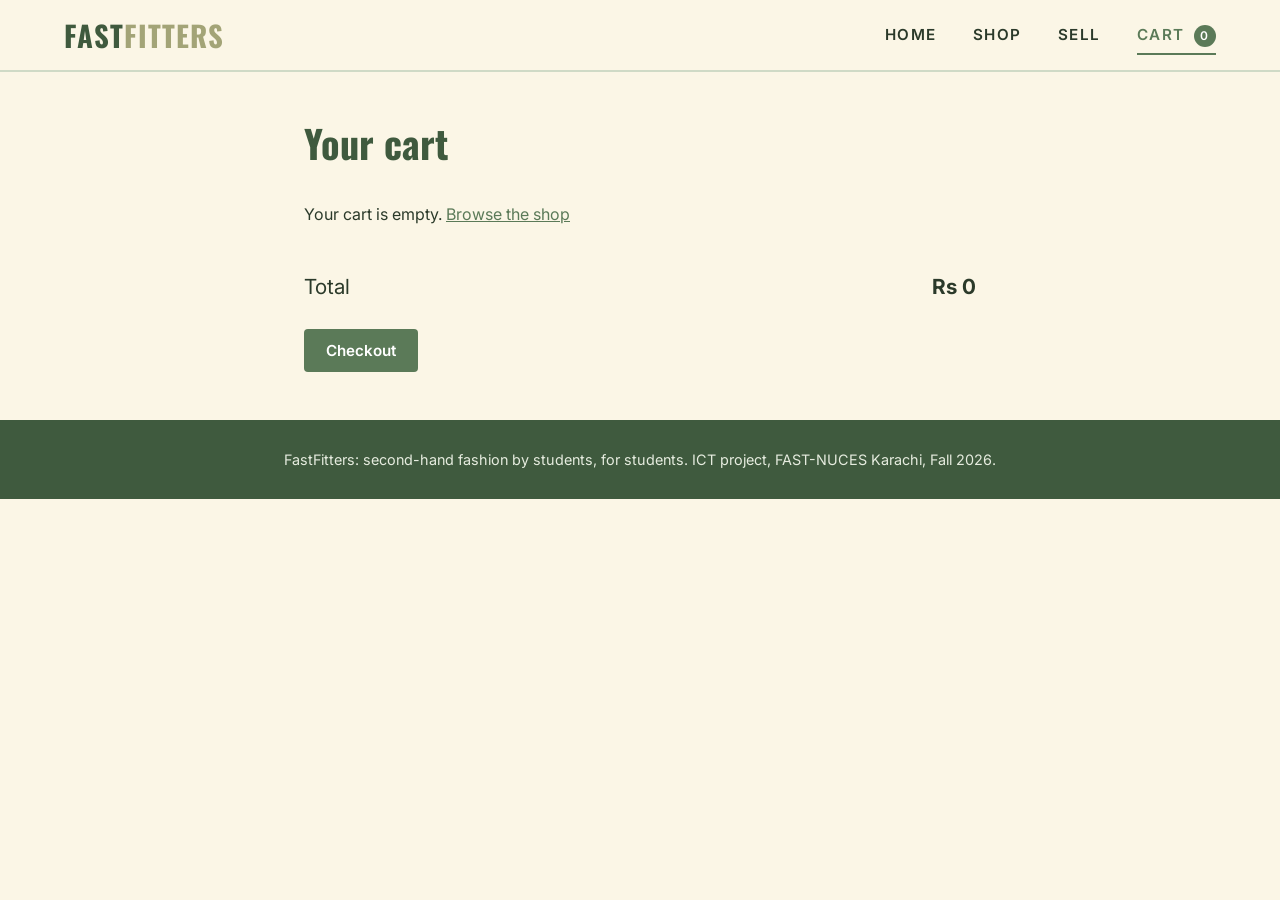
<file: cart.html>
<!DOCTYPE html>
<html lang="en">
<head>
  <meta charset="UTF-8">
  <meta name="viewport" content="width=device-width, initial-scale=1.0">
  <title>FastFitters | Cart</title>
  <link rel="preconnect" href="https://fonts.googleapis.com">
  <link rel="preconnect" href="https://fonts.gstatic.com" crossorigin>
  <link href="https://fonts.googleapis.com/css2?family=Inter:wght@400;600&family=Oswald:wght@500;700&display=swap" rel="stylesheet">
  <link rel="stylesheet" href="resources/css/styles.css">
</head>
<body>

  <!-- ========== NAVBAR ========== -->
  <header class="site-header">
    <nav class="navbar">
      <a href="index.html" class="logo">FAST<span>FITTERS</span></a>

      <button class="menu-toggle" id="menuToggle" aria-label="Toggle menu" aria-expanded="false">
        <span></span>
        <span></span>
        <span></span>
      </button>

      <ul class="nav-links" id="navLinks">
        <li><a href="index.html" class="nav-link">Home</a></li>

        <li class="has-dropdown">
          <a href="shop.html" class="nav-link">Shop</a>
          <ul class="dropdown">
            <li><a href="shop.html?category=all">View All</a></li>
            <li><a href="shop.html?category=vintage">Vintage</a></li>
            <li><a href="shop.html?category=streetwear">Streetwear</a></li>
            <li><a href="shop.html?category=jackets">Jackets</a></li>
            <li><a href="shop.html?category=hoodies">Hoodies &amp; Sweatshirts</a></li>
            <li><a href="shop.html?category=shirts">Shirts &amp; T-Shirts</a></li>
            <li><a href="shop.html?category=jeans">Jeans &amp; Trousers</a></li>
          </ul>
        </li>

        <li><a href="sell.html" class="nav-link">Sell</a></li>

        <li>
          <a href="cart.html" class="nav-link">Cart <span class="cart-count" id="cartCount">0</span></a>
        </li>
      </ul>
    </nav>
  </header>

  <main>
    <section class="section narrow">
      <h1>Your cart</h1>
      <div id="cartItems"></div>
      <div class="total-row"><span>Total</span><strong id="cartTotal">Rs 0</strong></div>
      <button class="btn" id="checkoutBtn">Checkout</button>
      <p class="success" id="orderMsg" hidden>Order placed successfully! This is a demo, so no payment was taken.</p>
    </section>
  </main>

  <footer class="site-footer">
    <p>FastFitters: second-hand fashion by students, for students. ICT project, FAST-NUCES Karachi, Fall 2026.</p>
  </footer>

  <script src="javascript/data.js"></script>
  <script src="javascript/cart.js"></script>
  <script src="javascript/navbar.js"></script>
</body>
</html>
</file>
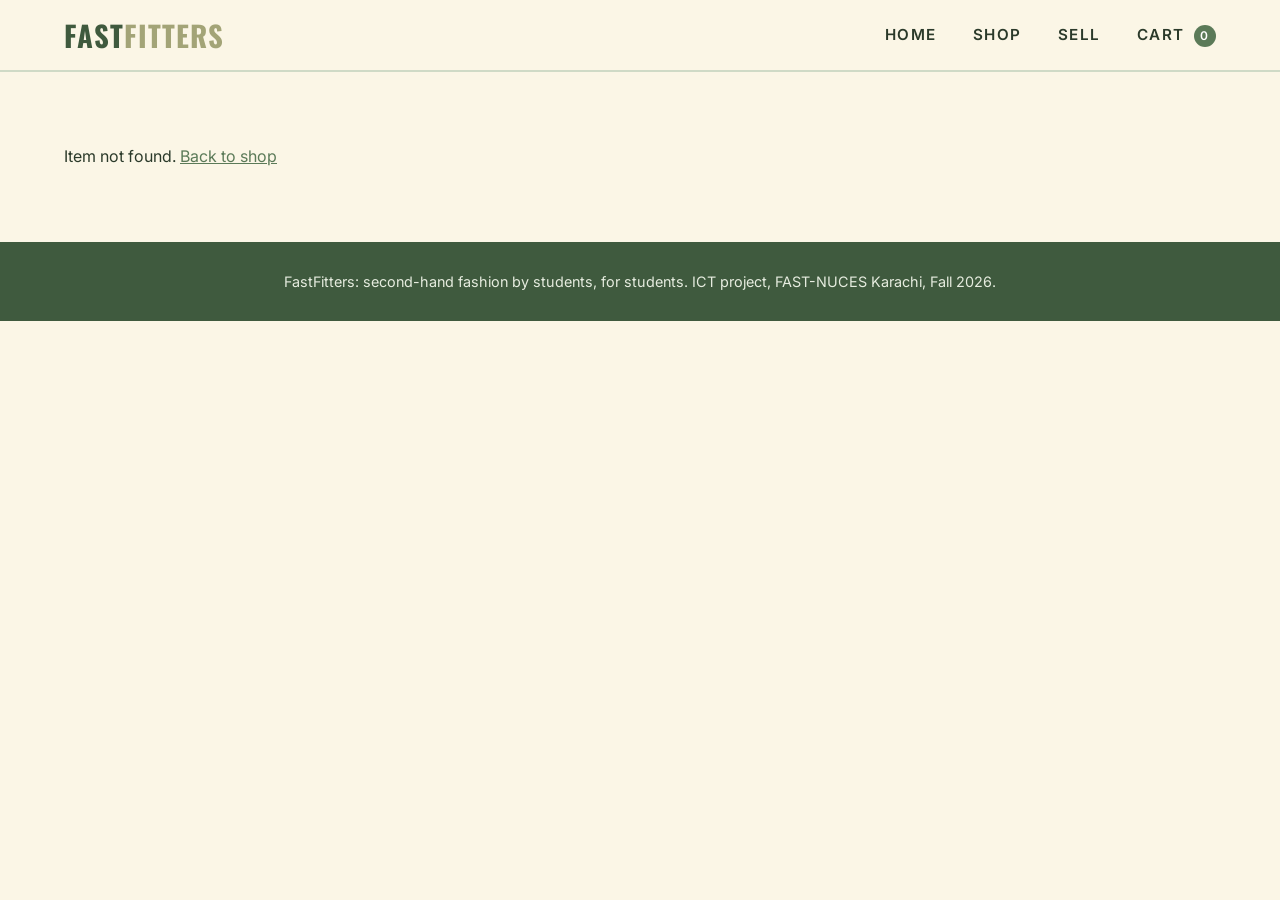
<file: product.html>
<!DOCTYPE html>
<html lang="en">
<head>
  <meta charset="UTF-8">
  <meta name="viewport" content="width=device-width, initial-scale=1.0">
  <title>FastFitters | Product</title>
  <link rel="preconnect" href="https://fonts.googleapis.com">
  <link rel="preconnect" href="https://fonts.gstatic.com" crossorigin>
  <link href="https://fonts.googleapis.com/css2?family=Inter:wght@400;600&family=Oswald:wght@500;700&display=swap" rel="stylesheet">
  <link rel="stylesheet" href="resources/css/styles.css">
</head>
<body>

  <!-- ========== NAVBAR ========== -->
  <header class="site-header">
    <nav class="navbar">
      <a href="index.html" class="logo">FAST<span>FITTERS</span></a>

      <button class="menu-toggle" id="menuToggle" aria-label="Toggle menu" aria-expanded="false">
        <span></span>
        <span></span>
        <span></span>
      </button>

      <ul class="nav-links" id="navLinks">
        <li><a href="index.html" class="nav-link">Home</a></li>

        <li class="has-dropdown">
          <a href="shop.html" class="nav-link">Shop</a>
          <ul class="dropdown">
            <li><a href="shop.html?category=all">View All</a></li>
            <li><a href="shop.html?category=vintage">Vintage</a></li>
            <li><a href="shop.html?category=streetwear">Streetwear</a></li>
            <li><a href="shop.html?category=jackets">Jackets</a></li>
            <li><a href="shop.html?category=hoodies">Hoodies &amp; Sweatshirts</a></li>
            <li><a href="shop.html?category=shirts">Shirts &amp; T-Shirts</a></li>
            <li><a href="shop.html?category=jeans">Jeans &amp; Trousers</a></li>
          </ul>
        </li>

        <li><a href="sell.html" class="nav-link">Sell</a></li>

        <li>
          <a href="cart.html" class="nav-link">Cart <span class="cart-count" id="cartCount">0</span></a>
        </li>
      </ul>
    </nav>
  </header>

  <main>
    <section class="section">
      <div id="productDetail"></div>
    </section>
  </main>

  <footer class="site-footer">
    <p>FastFitters: second-hand fashion by students, for students. ICT project, FAST-NUCES Karachi, Fall 2026.</p>
  </footer>

  <script src="javascript/data.js"></script>
  <script src="javascript/cart.js"></script>
  <script src="javascript/product.js"></script>
  <script src="javascript/navbar.js"></script>
</body>
</html>
</file>
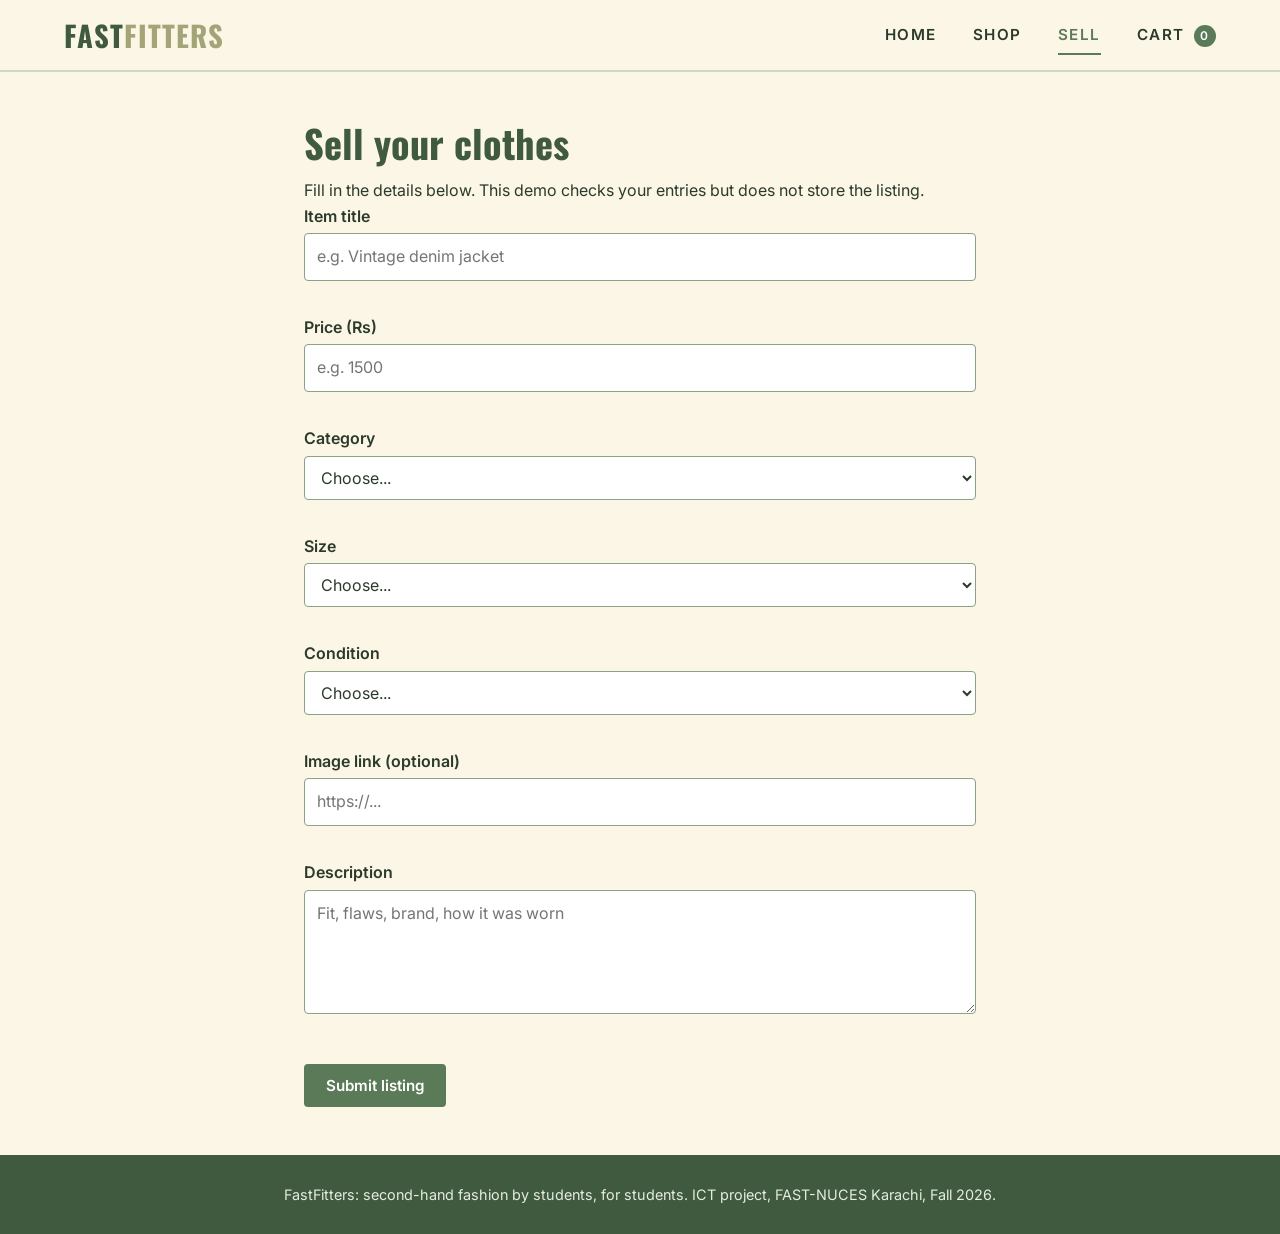
<file: sell.html>
<!DOCTYPE html>
<html lang="en">
<head>
  <meta charset="UTF-8">
  <meta name="viewport" content="width=device-width, initial-scale=1.0">
  <title>FastFitters | Sell</title>
  <link rel="preconnect" href="https://fonts.googleapis.com">
  <link rel="preconnect" href="https://fonts.gstatic.com" crossorigin>
  <link href="https://fonts.googleapis.com/css2?family=Inter:wght@400;600&family=Oswald:wght@500;700&display=swap" rel="stylesheet">
  <link rel="stylesheet" href="resources/css/styles.css">
</head>
<body>

  <!-- ========== NAVBAR ========== -->
  <header class="site-header">
    <nav class="navbar">
      <a href="index.html" class="logo">FAST<span>FITTERS</span></a>

      <button class="menu-toggle" id="menuToggle" aria-label="Toggle menu" aria-expanded="false">
        <span></span>
        <span></span>
        <span></span>
      </button>

      <ul class="nav-links" id="navLinks">
        <li><a href="index.html" class="nav-link">Home</a></li>

        <li class="has-dropdown">
          <a href="shop.html" class="nav-link">Shop</a>
          <ul class="dropdown">
            <li><a href="shop.html?category=all">View All</a></li>
            <li><a href="shop.html?category=vintage">Vintage</a></li>
            <li><a href="shop.html?category=streetwear">Streetwear</a></li>
            <li><a href="shop.html?category=jackets">Jackets</a></li>
            <li><a href="shop.html?category=hoodies">Hoodies &amp; Sweatshirts</a></li>
            <li><a href="shop.html?category=shirts">Shirts &amp; T-Shirts</a></li>
            <li><a href="shop.html?category=jeans">Jeans &amp; Trousers</a></li>
          </ul>
        </li>

        <li><a href="sell.html" class="nav-link">Sell</a></li>

        <li>
          <a href="cart.html" class="nav-link">Cart <span class="cart-count" id="cartCount">0</span></a>
        </li>
      </ul>
    </nav>
  </header>

  <main>
    <section class="section narrow">
      <h1>Sell your clothes</h1>
      <p>Fill in the details below. This demo checks your entries but does not store the listing.</p>
      <form id="sellForm" novalidate>
      <div class="field"><label for="title">Item title</label><input id="title" name="title" type="text" placeholder="e.g. Vintage denim jacket"><small class="error" id="err-title"></small></div>
      <div class="field"><label for="price">Price (Rs)</label><input id="price" name="price" type="number" placeholder="e.g. 1500"><small class="error" id="err-price"></small></div>
      <div class="field"><label for="category">Category</label><select id="category" name="category"><option value="">Choose...</option><option value="vintage">Vintage</option><option value="streetwear">Streetwear</option><option value="jackets">Jackets</option><option value="hoodies">Hoodies</option><option value="shirts">Shirts</option><option value="jeans">Jeans</option></select><small class="error" id="err-category"></small></div>
      <div class="field"><label for="size">Size</label><select id="size" name="size"><option value="">Choose...</option><option value="S">S</option><option value="M">M</option><option value="L">L</option><option value="XL">XL</option></select><small class="error" id="err-size"></small></div>
      <div class="field"><label for="condition">Condition</label><select id="condition" name="condition"><option value="">Choose...</option><option value="Like new">Like new</option><option value="Good">Good</option><option value="Fair">Fair</option></select><small class="error" id="err-condition"></small></div>
      <div class="field"><label for="image">Image link (optional)</label><input id="image" name="image" type="text" placeholder="https://..."><small class="error" id="err-image"></small></div>
      <div class="field"><label for="desc">Description</label><textarea id="desc" name="desc" rows="4" placeholder="Fit, flaws, brand, how it was worn"></textarea><small class="error" id="err-desc"></small></div>
        <button class="btn" type="submit">Submit listing</button>
      </form>
      <p class="success" id="sellMsg" hidden>Listing submitted. Thank you for selling on FastFitters!</p>
    </section>
  </main>

  <footer class="site-footer">
    <p>FastFitters: second-hand fashion by students, for students. ICT project, FAST-NUCES Karachi, Fall 2026.</p>
  </footer>

  <script src="javascript/sell.js"></script>
  <script src="javascript/navbar.js"></script>
</body>
</html>
</file>
<file: resources/css/styles.css>
/* ========== COLOUR + FONT VARIABLES ========== */
:root {
  --sage-900: #3f5a3e;
  --sage-700: #5b7a58;
  --sage-500: #8aa285;
  --sage-200: #cfdac6;
  --sage-100: #e6ecdf;
  --cream:    #fbf6e6;
  --olive:    #a3a477;
  --text:     #2b3a2a;
  --white:    #ffffff;

  --font-heading: 'Oswald', sans-serif;
  --font-body:    'Inter', sans-serif;

  --nav-height: 70px;
}

/* ========== BASE ========== */
* { margin: 0; padding: 0; box-sizing: border-box; }

body {
  font-family: var(--font-body);
  background-color: var(--cream);
  color: var(--text);
  line-height: 1.6;
}

a { text-decoration: none; color: inherit; }
ul { list-style: none; }

/* ========== NAVBAR ========== */
.site-header {
  position: sticky;
  top: 0;
  z-index: 1000;
  background-color: var(--cream);
  border-bottom: 2px solid var(--sage-200);
}

.navbar {
  max-width: 1200px;
  margin: 0 auto;
  height: var(--nav-height);
  padding: 0 24px;
  display: flex;
  align-items: center;
  justify-content: space-between;
}

.logo {
  font-family: var(--font-heading);
  font-size: 1.8rem;
  font-weight: 700;
  letter-spacing: 1px;
  color: var(--sage-900);
}
.logo span { color: var(--olive); }

.nav-links { display: flex; align-items: center; gap: 36px; }

.nav-link {
  position: relative;
  display: inline-block;
  padding: 8px 0;
  font-size: 0.95rem;
  font-weight: 600;
  text-transform: uppercase;
  letter-spacing: 1.5px;
  color: var(--text);
  transition: color 0.25s;
}

.nav-link::after {
  content: "";
  position: absolute;
  left: 0;
  bottom: 0;
  width: 0;
  height: 2px;
  background-color: var(--sage-700);
  transition: width 0.3s;
}

.nav-link:hover,
.nav-link.active { color: var(--sage-700); }

.nav-link:hover::after,
.nav-link.active::after { width: 100%; }

.cart-count {
  display: inline-block;
  min-width: 22px;
  height: 22px;
  margin-left: 4px;
  padding: 0 6px;
  border-radius: 11px;
  background-color: var(--sage-700);
  color: var(--white);
  font-size: 0.75rem;
  line-height: 22px;
  text-align: center;
}

/* ----- Dropdown (Shop categories) ----- */
.has-dropdown { position: relative; }

.dropdown {
  position: absolute;
  top: 100%;
  left: -20px;
  min-width: 240px;
  padding: 12px 0;
  background-color: var(--white);
  border: 1px solid var(--sage-200);
  border-top: 3px solid var(--sage-700);
  box-shadow: 0 8px 20px rgba(0, 0, 0, 0.1);
  opacity: 0;
  visibility: hidden;
  transform: translateY(10px);
  transition: opacity 0.25s, transform 0.25s, visibility 0.25s;
}

.has-dropdown:hover .dropdown,
.has-dropdown:focus-within .dropdown {
  opacity: 1;
  visibility: visible;
  transform: translateY(0);
}

.dropdown a {
  display: block;
  padding: 10px 24px;
  font-size: 0.85rem;
  text-transform: uppercase;
  letter-spacing: 1px;
  transition: background-color 0.2s, padding-left 0.2s;
}

.dropdown a:hover {
  background-color: var(--sage-100);
  padding-left: 30px;
  color: var(--sage-900);
}

/* ----- Hamburger button (hidden on desktop) ----- */
.menu-toggle {
  display: none;
  flex-direction: column;
  gap: 5px;
  padding: 8px;
  background: none;
  border: none;
  cursor: pointer;
}

.menu-toggle span {
  display: block;
  width: 26px;
  height: 3px;
  background-color: var(--sage-900);
  border-radius: 2px;
  transition: transform 0.3s, opacity 0.3s;
}

.menu-toggle.active span:nth-child(1) { transform: translateY(8px) rotate(45deg); }
.menu-toggle.active span:nth-child(2) { opacity: 0; }
.menu-toggle.active span:nth-child(3) { transform: translateY(-8px) rotate(-45deg); }

/* ========== MOBILE (tablet and smaller) ========== */
@media (max-width: 768px) {
  .menu-toggle { display: flex; }

  .nav-links {
    position: absolute;
    top: var(--nav-height);
    left: 0;
    width: 100%;
    flex-direction: column;
    align-items: flex-start;
    gap: 0;
    background-color: var(--cream);
    border-bottom: 2px solid var(--sage-200);
    max-height: 0;
    overflow: hidden;
    transition: max-height 0.4s ease;
  }

  .nav-links.open { max-height: 600px; }

  .nav-links > li { width: 100%; padding: 0 24px; }

  .nav-link { padding: 14px 0; }

  .dropdown {
    position: static;
    opacity: 1;
    visibility: visible;
    transform: none;
    box-shadow: none;
    border: none;
    background: transparent;
    padding: 0 0 10px 12px;
  }

  .dropdown a { padding: 8px 0; }
  .dropdown a:hover { padding-left: 6px; }
}

/* ========== PAGE LAYOUT ========== */
h1, h2, h3 { font-family: var(--font-heading); color: var(--sage-900); line-height: 1.2; }
h1 { font-size: 2.4rem; margin-bottom: 12px; }
h2 { font-size: 1.7rem; margin-bottom: 20px; }
h3 { font-size: 1.1rem; margin: 10px 0 4px; }
.section { max-width: 1200px; margin: 0 auto; padding: 48px 24px; }
.narrow { max-width: 720px; }
.meta { color: var(--sage-700); font-size: .9rem; }
.empty { padding: 24px 0; }
.empty a, .link { color: var(--sage-700); text-decoration: underline; background: none; border: none; cursor: pointer; font: inherit; }

.btn { display: inline-block; padding: 12px 22px; border: none; border-radius: 4px; background: var(--sage-700); color: var(--white); font: 600 .95rem var(--font-body); cursor: pointer; margin: 8px 10px 0 0; transition: background-color .2s; }
.btn:hover { background: var(--sage-900); }
.btn.secondary { background: var(--sage-200); color: var(--sage-900); }
.btn.secondary:hover { background: var(--sage-500); color: var(--white); }
.btn.small { padding: 8px 12px; font-size: .8rem; margin: 0; }

.hero { padding: 90px 24px; text-align: center; background: var(--sage-100); }
.hero h1 { font-size: 3.4rem; }
.hero p { max-width: 52ch; margin: 0 auto 20px; }
.cat-grid { display: grid; grid-template-columns: repeat(auto-fit, minmax(150px, 1fr)); gap: 14px; }
.cat-grid a { padding: 28px 12px; text-align: center; font: 500 1.2rem var(--font-heading); color: var(--sage-900); background: var(--sage-200); border-radius: 6px; transition: background-color .2s, color .2s; }
.cat-grid a:hover { background: var(--sage-700); color: var(--white); }
.banner { padding: 56px 24px; text-align: center; background: var(--sage-700); }
.banner h2 { color: var(--cream); max-width: 28ch; margin: 0 auto; }

.grid { display: grid; grid-template-columns: repeat(auto-fill, minmax(230px, 1fr)); gap: 24px; }
.card { background: var(--white); border-radius: 8px; padding: 12px 12px 16px; border: 1px solid var(--sage-200); transition: transform .2s, box-shadow .2s; }
.card:hover { transform: translateY(-4px); box-shadow: 0 8px 18px rgba(63, 90, 62, .15); }
.thumb { position: relative; aspect-ratio: 4 / 5; background: var(--sage-200) center / cover no-repeat; border-radius: 6px; }
.tag { position: absolute; left: 8px; bottom: 8px; padding: 2px 10px; border-radius: 12px; background: var(--cream); color: var(--sage-900); font-size: .75rem; font-weight: 600; }
.row { display: flex; align-items: center; justify-content: space-between; margin-top: 8px; }

.filters { display: grid; grid-template-columns: repeat(auto-fit, minmax(160px, 1fr)); gap: 12px; margin: 16px 0; }
input, select, textarea { width: 100%; padding: 10px 12px; border: 1px solid var(--sage-500); border-radius: 4px; background: var(--white); color: var(--text); font: inherit; }
input:focus, select:focus, textarea:focus, .btn:focus-visible { outline: 3px solid var(--olive); outline-offset: 1px; }

.detail { display: grid; grid-template-columns: 1fr 1fr; gap: 36px; }
.detail .thumb { aspect-ratio: 1; }
.specs { margin: 14px 0; }
.specs li { padding: 6px 0; border-bottom: 1px solid var(--sage-200); }
.price { font-size: 1.6rem; }

.field { margin-bottom: 18px; }
.field label { display: block; margin-bottom: 4px; font-weight: 600; }
.field .invalid { border-color: #b3402f; }
.error { color: #b3402f; display: block; min-height: 1.2em; }
.success { margin-top: 18px; padding: 14px; background: var(--sage-200); border-left: 4px solid var(--sage-700); border-radius: 4px; }

.cart-row { display: flex; align-items: center; gap: 16px; padding: 14px 0; border-bottom: 1px solid var(--sage-200); flex-wrap: wrap; }
.grow { flex: 1 1 180px; font-weight: 600; }
.qty button { width: 28px; height: 28px; border: 1px solid var(--sage-500); background: var(--white); border-radius: 4px; cursor: pointer; margin: 0 8px; }
.total-row { display: flex; justify-content: space-between; padding: 18px 0; font-size: 1.3rem; }

.site-footer { padding: 28px 24px; text-align: center; background: var(--sage-900); color: var(--sage-100); font-size: .9rem; }
.toast { position: fixed; bottom: 24px; left: 50%; transform: translateX(-50%); padding: 12px 22px; background: var(--sage-900); color: var(--white); border-radius: 6px; z-index: 2000; }

@media (max-width: 768px) {
  .hero h1 { font-size: 2.4rem; }
  .detail { grid-template-columns: 1fr; }
}
</file>
